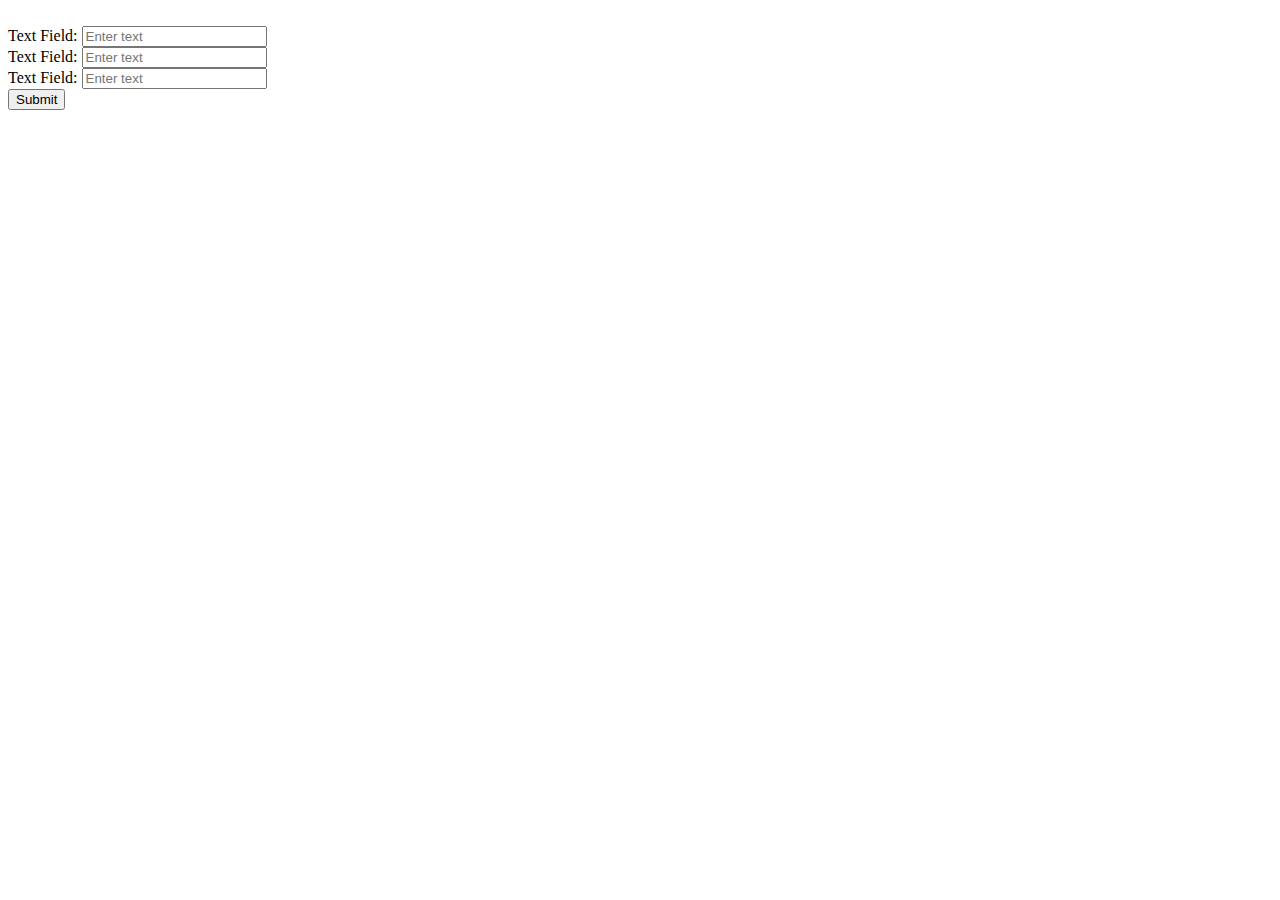
<file: templates/form-template.html>
<!DOCTYPE html>
<html lang="en">

<body>
    <!-- Main Section -->
    <main class="formPage my-xl">
        <div class="content-box">
            <div class="formWrapper">
                <a class="backButton" href="#"><i class="im im-angle-left"></i></a>
                <br>

                <form class="form" method="POST">
                    <!-- Input:Text -->
                    <div class="form__field">
                        <label for="formInput#text">Text Field: </label>
                        <input class="input input--text" id="formInput#text" type="text" name="text"
                            placeholder="Enter text" />
                    </div>

                    <!-- Input:Text -->
                    <div class="form__field">
                        <label for="formInput#text">Text Field: </label>
                        <input class="input input--text" id="formInput#text" type="text" name="text"
                            placeholder="Enter text" />
                    </div>

                    <!-- Input:Text -->
                    <div class="form__field">
                        <label for="formInput#text">Text Field: </label>
                        <input class="input input--text" id="formInput#text" type="text" name="text"
                            placeholder="Enter text" />
                    </div>
                    <input class="btn btn--sub btn--lg  my-md" type="submit" value="Submit" />
                </form>
            </div>
        </div>
    </main>
</body>

</html>
</file>
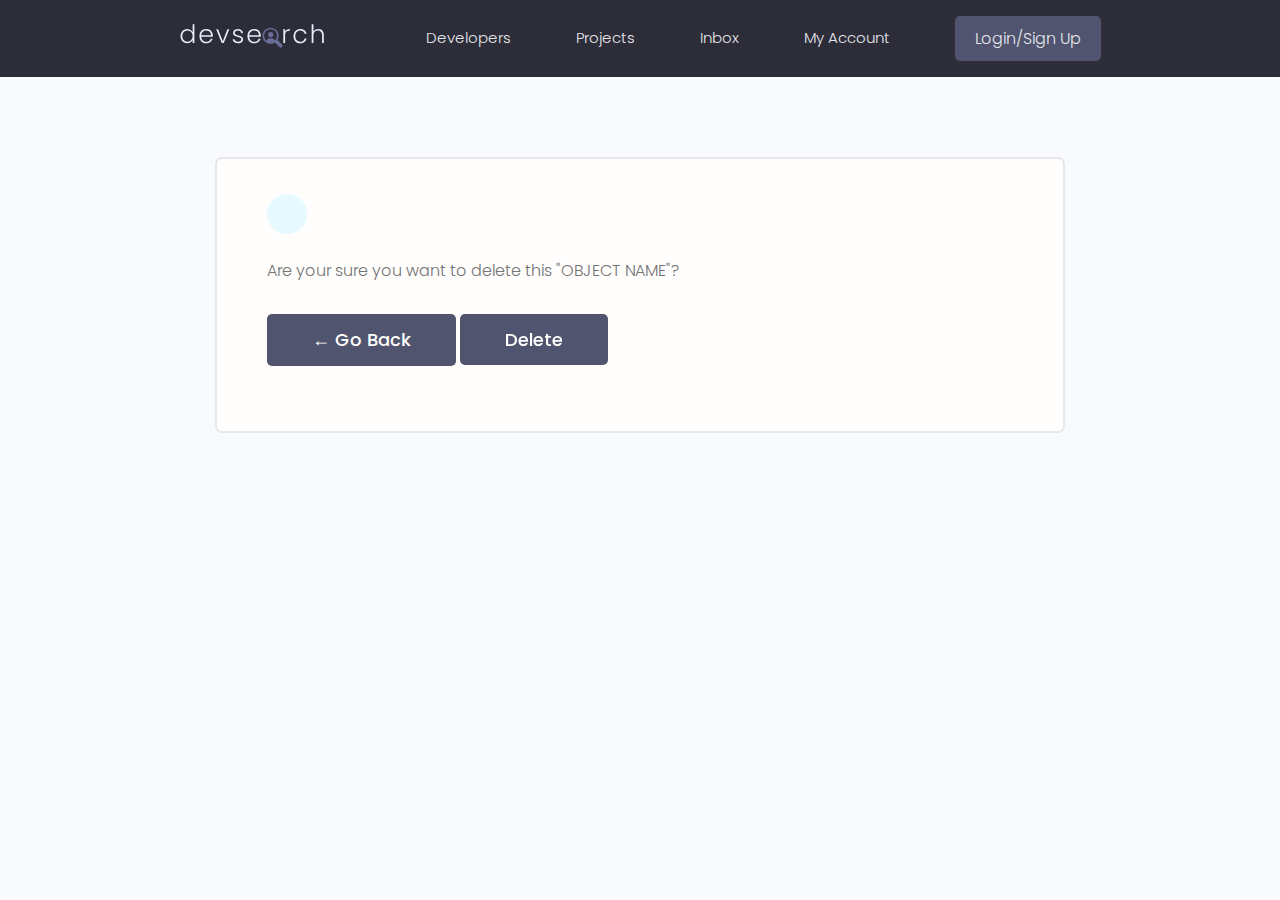
<file: resources/DevSearch-Theme/delete.html>
<!DOCTYPE html>
<html lang="en">

<head>
    <meta charset="UTF-8" />
    <meta http-equiv="X-UA-Compatible" content="IE=edge" />
    <meta name="viewport" content="width=device-width, initial-scale=1.0" />

    <!-- Favicon -->
    <link rel="shortcut icon" href="images/favicon.ico" type="image/x-icon" />
    <!-- Icon - IconMonster -->
    <link rel="stylesheet" href="https://cdn.iconmonstr.com/1.3.0/css/iconmonstr-iconic-font.min.css" />
    <!-- Mumble UI -->
    <link rel="stylesheet" href="uikit/styles/uikit.css" />
    <!-- Dev Search UI -->
    <link rel="stylesheet" href="styles/app.css" />

    <title>DevSearch - Connect with Developers!</title>
</head>

<body>
    <!-- Header Section -->
    <header class="header">
        <div class="container container--narrow">
            <a href="/" class="header__logo">
                <img src="images/logo.svg" alt="DevSearch Logo" />
            </a>
            <nav class="header__nav">
                <input type="checkbox" id="responsive-menu" />
                <label for="responsive-menu" class="toggle-menu">
                    <span>Menu</span>
                    <div class="toggle-menu__lines"></div>
                </label>
                <ul class="header__menu">
                    <li class="header__menuItem"><a href="index.html">Developers</a></li>
                    <li class="header__menuItem"><a href="projects.html">Projects</a></li>
                    <li class="header__menuItem"><a href="inbox.html">Inbox</a></li>
                    <li class="header__menuItem"><a href="account.html">My Account</a></li>
                    <li class="header__menuItem"><a href="login.html" class="btn btn--sub">Login/Sign Up</a></li>
                </ul>
            </nav>
        </div>
    </header>

    <!-- Main Section -->
    <main class="formPage my-xl">
        <div class="content-box">
            <div class="formWrapper">
                <a class="backButton" href="#"><i class="im im-angle-left"></i></a>
                <br>

                <form class="form" method="POST">
                    <p>Are your sure you want to delete this "OBJECT NAME"?</p>
                    <a class="btn btn--sub btn--lg  my-md" href="#">&#x2190 Go Back</a>
                    <input class="btn btn--sub btn--lg  my-md" type="submit" value="Delete" />
                </form>
            </div>
        </div>
    </main>
</body>

</html>
</file>
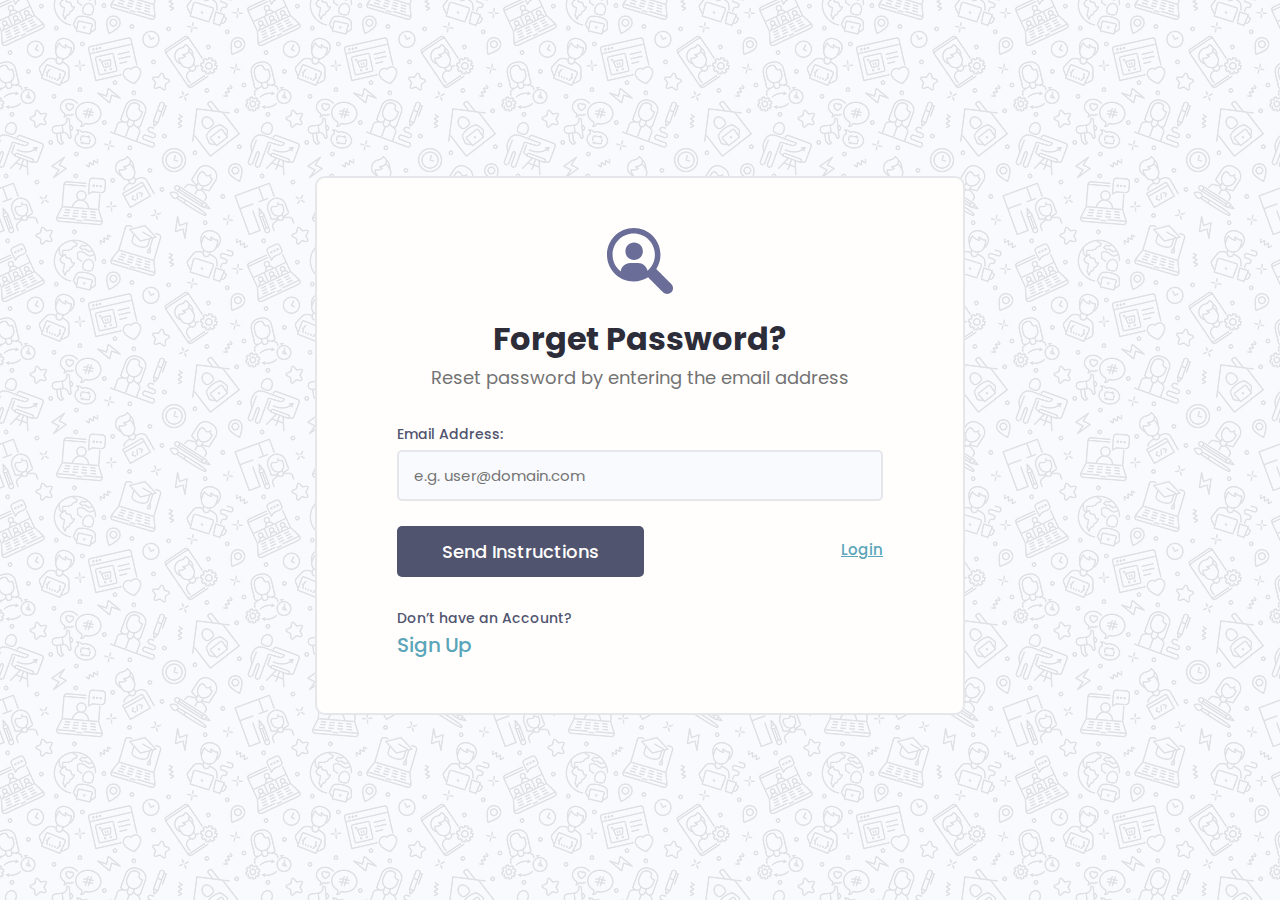
<file: resources/DevSearch-Theme/forgetpassword.html>
<!DOCTYPE html>
<html lang="en">
  <head>
    <meta charset="UTF-8" />
    <meta http-equiv="X-UA-Compatible" content="IE=edge" />
    <meta name="viewport" content="width=device-width, initial-scale=1.0" />

    <!-- Favicon -->
    <link rel="shortcut icon" href="images/favicon.ico" type="image/x-icon" />
    <!-- Icon - IconMonster -->
    <link rel="stylesheet" href="https://cdn.iconmonstr.com/1.3.0/css/iconmonstr-iconic-font.min.css" />
    <!-- Mumble UI -->
    <link rel="stylesheet" href="uikit/styles/uikit.css" />
    <!-- Dev Search UI -->
    <link rel="stylesheet" href="styles/app.css" />

    <title>DevSearch - Connect with Developers!</title>
  </head>

  <body>
    <div class="auth">
      <div class="card">
        <div class="auth__header text-center">
          <a href="/">
            <img src="images/icon.svg" alt="icon" />
          </a>
          <h3>Forget Password?</h3>
          <p>Reset password by entering the email address</p>
        </div>

        <form action="#" class="form auth__form">
          <!-- Input:Email -->
          <div class="form__field">
            <label for="formInput#email">Email Address: </label>
            <input
              class="input input--email"
              id="formInput#email"
              type="email"
              name="email"
              placeholder="e.g. user@domain.com"
            />
          </div>

          <div class="auth__actions">
            <input class="btn btn--sub btn--lg" type="submit" value="Send Instructions" />
            <a href="login.html">Login</a>
          </div>
        </form>
        <div class="auth__alternative">
          <p>Don’t have an Account?</p>
          <a href="signup.html">Sign Up</a>
        </div>
      </div>
    </div>
  </body>
</html>
</file>
<file: resources/DevSearch-Theme/styles/app.css>
:root {
  --color-sub: #2d2d39;
}

.btn--sub {
  background-color: var(--color-sub-light);
}

.card {
  border: 2px solid var(--color-light);
}

img {
  width: 100%;
}

.tag > i.im {
  font-size: 1.5rem;
  margin-right: 0.5rem;
}

.content-box {
  width: 95%;
  max-width: 85rem;
  margin: 0 auto;
}

/*=======================
  Header Section
========================*/
.header {
  position: sticky;
  z-index: 111;
  background-color: var(--color-sub);
  padding: 1.5rem 0;
}

.header > .container {
  display: flex;
  justify-content: space-between;
  align-items: center;
}

.header__logo > img {
  height: 3.8rem;
}

.header__nav > ul {
  display: inline-flex;
  align-items: center;
  list-style: none;
  gap: 6.5rem;
}

.header__menuItem > a {
  color: var(--color-light);
  font-weight: 300;
}

.toggle-menu > span {
  display: none;
}

.header__nav input[type='checkbox'] {
  display: none;
}

.header__nav input[type='checkbox']:checked ~ .header__menu {
  opacity: 1;
  pointer-events: all;
}

.project--thumbnail {
  height: 250px;
  object-fit: cover;
}

@media screen and (max-width: 800px) {
  .header__logo {
    position: relative;
    z-index: 999;
  }
  .toggle-menu {
    position: relative;
  }

  .toggle-menu > span {
    display: block;
    position: fixed;
    top: 1.5rem;
    right: 2.75rem;
    cursor: pointer;
    padding: 1rem;
    background: var(--color-sub-light);
    z-index: 999;
    font-size: 0;
    width: 5rem;
    height: 5rem;
    border-radius: 50%;
  }

  .toggle-menu__lines,
  .toggle-menu__lines::before,
  .toggle-menu__lines::after {
    pointer-events: none;
    content: '';
    display: block;
    height: 2px;
    width: 2.5rem;
    position: fixed;
    top: 4rem;
    right: 4rem;
    z-index: 999;
    background: var(--color-light);
    transition: all 0.3s ease-in-out;
  }

  .toggle-menu__lines::before {
    top: 3.4rem;
    transform-origin: 0 0;
  }
  .toggle-menu__lines::after {
    top: 4.6rem;
    transform-origin: 0 0;
  }

  .header__nav input[type='checkbox']:checked + .toggle-menu > .toggle-menu__lines::before {
    margin-left: 3px;
    transform: rotate(45deg) scaleX(1.2) translateX(-2px) translateY(-4px);
    visibility: visible;
  }

  .header__nav input[type='checkbox']:checked + .toggle-menu > .toggle-menu__lines {
    visibility: hidden;
  }

  .header__nav input[type='checkbox']:checked + .toggle-menu > .toggle-menu__lines::after {
    transform: rotate(-45deg) scaleX(1.2) translateX(-2px) translateY(3px);
    visibility: visible;
  }

  .header__nav > ul {
    opacity: 0;
    pointer-events: none;
    flex-direction: column;
    justify-content: center;
    position: fixed;
    top: 0;
    left: 0;
    bottom: 0;
    right: 0;
    background: var(--color-sub);
    transition: all 0.5s ease-in-out;
  }

  .header__menuItem a {
    transition: all 0.5s ease-in-out;
    padding: 1rem 3rem;
  }

  .header__menuItem a:hover {
    padding: 1rem 3rem;
    border-radius: 3px;
    background: var(--color-sub-light);
  }
}

/*=======================
  Hero Section
========================*/

.hero-section {
  height: 40vh;
  display: flex;
  align-items: center;
  background-color: var(--color-sub);
}

.hero-section__box {
  margin-bottom: 4rem;
}

.hero-section__box > h2,
.hero-section__box > h2 > span {
  font-size: 4rem;
  color: var(--color-light);
  line-height: 1.3;
  text-transform: uppercase;
}

@media screen and (max-width: 1000px) {
  .hero-section__box > h2,
  .hero-section__box > h2 > span {
    font-size: 3.4rem;
  }
}

@media screen and (max-width: 800px) {
  .hero-section__box > h2,
  .hero-section__box > h2 > span {
    font-size: 3rem;
    line-height: 1.5;
  }
}

@media screen and (max-width: 500px) {
  .hero-section__box > h2,
  .hero-section__box > h2 > span {
    font-size: 2.4rem;
    line-height: 1.5;
  }
}

@media screen and (max-width: 400px) {
  .hero-section__box > h2,
  .hero-section__box > h2 > span {
    font-size: 2rem;
  }
}

.hero-section__box > h2 {
  font-weight: 300;
}

.hero-section__box > h2 > span {
  font-weight: 700;
}

.hero-section__search > .form {
  display: flex;
  align-items: center;
  justify-content: center;
  gap: 2rem;
}

.hero-section__search > .form label {
  position: absolute;
  left: -9999px;
}

.hero-section__search > .form input.input--text {
  width: 50rem;
}

@media screen and (max-width: 700px) {
  .hero-section__search > .form {
    display: flex;
    flex-direction: column;
    gap: 0;
    align-items: stretch;
  }

  .hero-section__search > .form input.input--text,
  .hero-section__search > .form input {
    min-width: 100%;
    width: 100%;
  }
}

/*=======================
  Developers
========================*/

.devlist {
  margin-top: 8rem;
}

.devlist .grid {
  align-items: stretch;
}

.devlist .dev .dev__profile {
  display: flex;
  align-items: center;
  gap: 1.5rem;
}

.devlist .dev .dev__meta h3 {
  color: var(--color-sub);
  font-size: 2rem;
  font-weight: 700;
}

.devlist .dev .dev__meta h5 {
  color: var(--color-text);
  font-size: 1.4rem;
  font-weight: 500;
}

.devlist .dev .dev__info {
  margin: 1.5rem 0;
  font-size: 1.35rem;
  line-height: 1.4;
  text-align: justify;
}

/*=======================
  Pagination
========================*/
.pagination {
  margin-top: 8rem;
  margin-bottom: 10rem;
}

.pagination > ul {
  flex-wrap: wrap;
  list-style: none;
  display: flex;
  align-items: center;
  justify-content: center;
  gap: 1rem;
}

.pagination .btn {
  color: var(--color-sub);
}

.pagination .btn.btn--sub {
  color: var(--color-light);
}

/*=======================
  Profile
========================*/

.profile .card > .dev {
  padding: 4rem;
}

.dev__avatar {
  display: block;
  margin: auto;
}

.dev__name {
  color: var(--color-sub);
  font-size: 2.8rem;
  font-weight: 700;
  margin-top: 1rem;
  margin-bottom: 0.5rem;
}

.dev__title {
  font-size: 1.6rem;
  font-weight: 500;
  line-height: 1.3;
}

.dev__location {
  margin-top: 1rem;
}

.dev__social {
  margin: 3rem 0;
  list-style: none;
  display: flex;
  justify-content: center;
  gap: 1.5rem;
}

.devInfo {
  margin-bottom: 3rem;
}

.devInfo__title,
.devInfo__subtitle {
  font-size: 2.6rem;
  color: var(--color-sub);
  text-transform: uppercase;
  font-weight: 700;
  margin-bottom: 1.5rem;
}

.devInfo__subtitle {
  font-size: 2rem;
  color: var(--color-sub-light);
}

.devInfo__about,
.devSkill__info {
  font-size: 1.45rem;
  line-height: 1.7;
  text-align: justify;
}

.devSkill {
  margin-bottom: 3rem;
}

.devSkill__title {
  font-size: 1.65rem;
  font-weight: 500;
  color: var(--color-sub-light);
}

@media screen and (min-width: 700px) {
  .devSkill {
    display: flex;
    justify-content: space-between;
    gap: 3rem;
  }

  .devSkill__info {
    flex-basis: 80%;
  }
}

/*=======================
  Single Projects
========================*/

.singleProject .column--1of3 {
  order: 2;
}

@media screen and (min-width: 1081px) {
  .singleProject .column--1of3 {
    order: 1;
  }
  .singleProject .column--2of3 {
    order: 2;
  }
}

.singleProject__toolStack {
  margin-top: 2rem;
  margin-bottom: 4rem;
}

.singleProject__liveLink {
  font-weight: 500;
  transition: all 0.3s ease-in-out;
  border-bottom: 2px solid transparent;
}

.singleProject__liveLink:hover {
  font-weight: 500;
  border-bottom: 2px solid var(--color-main);
}

.singleProject__liveLink i {
  display: inline-block;
  font-size: 1.6rem;
  margin-right: 1rem;
}

.singleProject__preview {
  height: 50vh;
  object-fit: cover;
  object-position: top center;
  margin-bottom: 3rem;
  border-radius: 0.7rem;
}

.singleProject__developer {
  font-size: 1.8rem;
  font-weight: 500;
}

.singleProject__title {
  font-size: 3.6rem;
  font-weight: 700;
  color: var(--color-sub);
  margin-bottom: 3rem;
}

.project__author{
  font-size: 1.4rem;
  font-style: italic;
}

.project--rating{
  margin-bottom: 1.6em;
  margin-top: .5em;
}

.singleProject__subtitle {
  text-transform: uppercase;
  font-size: 2.4rem;
  font-weight: 700;
  color: var(--color-sub-light);
  margin-bottom: 1rem;
}

/*=======================
  Projects Page
========================*/
.projects > .hero-section {
  background: var(--color-sub-lighter);
  height: 30vh;
}

.projects .hero-section__box {
  margin-bottom: 2.5rem;
}

.projects .hero-section__box > h2 {
  color: var(--color-sub);
}

.projects .hero-section__box > h2 > span {
  font-weight: 700;
  color: var(--color-sub);
}

.projectsList {
  margin-top: 8rem;
}

/*========== Projects ==========*/

.project__thumbnail {
  height: 25rem;
  object-fit: cover;
  object-position: top center;
}

.project__title {
  font-size: 2rem;
  font-weight: 700;
  color: var(--color-sub);
}

.project__info {
  margin: 1rem 0;
  font-size: 1.4rem;
  text-align: justify;
}

/*========== Comments ==========*/

.comments {
  margin-top: 4rem;
  padding-top: 3rem;
  border-top: 2px solid var(--color-light);
}

.comments .form label {
  position: absolute;
  margin: -9999px;
}

.commentList {
  margin: 3rem 0;
}

.comment {
  display: flex;
  gap: 2rem;
}

.comment:not(:last-child) {
  margin-bottom: 3rem;
}

.comment__author {
  font-size: 1.8rem;
}

.comment__info {
  font-size: 1.45rem;
}

/*=======================
  Account Settings
========================*/

.settingsPage .dev > .settings__btn {
  display: inline-block;
  margin-bottom: 3rem;
}

.settings {
  display: flex;
  justify-content: space-between;
  align-items: center;
}

.settings__title {
  font-size: 2.4rem;
  text-transform: uppercase;
  font-weight: 700;
  color: var(--color-sub);
}

.settings__table {
  margin-top: 3rem;
  margin-bottom: 5rem;
  padding: 0 3rem;
  background: var(--color-white);
}

.settings__table tr {
  width: 100%;
}

.settings__table tr > td {
  padding: 2rem 0;
}

.settings__table tr:not(:last-child) td {
  border-bottom: 2px solid var(--color-white-light);
}

.settings__thumbnail {
  width: 23%;
  min-width: 10rem;
}

.settings__thumbnail img {
  padding-right: 3rem;
  height: 15rem;
  object-fit: contain;
}

.settings__tableInfo{
  width: 100%;
}

.settings__tableInfo h4,
.settings__tableInfo a {
  padding-right: 1rem;
  width: auto;
  font-size: 1.6rem;
  font-weight: 500;
  color: var(--color-sub);
}

.settings__tableInfo p {
  font-size: 1.4rem;
}

.settings__tableActions {
  text-align: right;
}

/*=======================
  Login/SignUp
========================*/

.auth {
  width: 100%;
  position: relative;
  z-index: 1;
  background: transparent;
  height: 99vh;
  display: flex;
  justify-content: center;
  align-items: center;
}

.auth::after {
  z-index: -1;
  opacity: 0.1;
  content: '';
  display: block;
  position: fixed;
  top: 0;
  left: 0;
  bottom: 0;
  right: 0;
  background: url(../images/pattern.jpg);
}

.auth > .card {
  padding: 3rem 4rem;
  width: 95%;
  max-width: 65rem;
}

@media screen and (min-width: 650px) {
  .auth > .card {
    padding: 5rem 8rem;
    width: 95%;
    max-width: 65rem;
  }
}

.auth__header h3 {
  color: var(--color-sub);
  font-weight: 700;
  margin-top: 1rem;
}

.auth__header p {
  font-weight: 400;
  font-size: 1.8rem;
  margin-bottom: 2rem;
}

.auth__form {
  margin: 3rem 0;
}

.auth .auth__form label,
.auth .auth__alternative p {
  font-size: 1.4rem;
  font-weight: 500;
  color: var(--color-sub-light);
}

.auth .auth__actions {
  display: flex;
  justify-content: space-between;
  align-items: center;
  margin: 2.5rem 0;
}
.auth .auth__actions a {
  text-decoration: underline;
}

.auth .auth__alternative a {
  font-size: 2rem;
  font-weight: 500;
}

/*=======================
  Inbox
========================*/

.inbox {
  height: 90vh;
}

.inbox__title,
.inbox__title span {
  font-size: 2.4rem;
  font-weight: 700;
  color: var(--color-sub);
  text-transform: uppercase;
  text-align: left;
  margin-bottom: 3rem;
}

.inbox__title span {
  color: var(--color-main);
}

.messages {
  list-style: none;
  background: var(--color-white);
  padding: 0.5rem 3rem;
  border: 2px solid var(--color-light);
  border-radius: 0.7rem;
}

.message {
  padding: 2.5rem 0;
}

.message > a span {
  font-size: 1.45rem;
  font-weight: 500;
}

.message.message--unread a span {
  font-weight: 700;
  color: var(--color-sub);
}

.message:not(:last-child) {
  border-bottom: 2px solid var(--color-white-light);
}

.message > a {
  display: flex;
  gap: 1rem;
}

.message__author,
.message__date {
  flex-basis: 25%;
}

.message__subject {
  flex-basis: 50%;
}

.message__date {
  text-align: right;
}

/*=======================
  Single Message
========================*/

.messagePage .message {
  list-style: none;
  background: var(--color-white);
  padding: 3.5rem 5rem;
  border: 2px solid var(--color-light);
  border-radius: 0.7rem;
}

.messagePage .message__subject {
  font-size: 2.8rem;
  color: var(--color-sub);
  margin-bottom: 1rem;
  margin-top: 2rem;
}

.messagePage .message__author {
  font-size: 1.8rem;
  font-weight: 500;
}

.messagePage .message__date {
  font-size: 1.4rem;
  font-weight: 400;
  text-align: left;
  margin-bottom: 3rem;
}

.backButton {
  background: var(--color-main-light);
  color: var(--color-main);
  width: 4rem;
  height: 4rem;
  display: flex;
  align-items: center;
  justify-content: center;
  border-radius: 50%;
}

.backButton i {
  font-size: 1.8rem;
}


/*=======================
  Form Page
========================*/

.formPage .formWrapper {
  list-style: none;
  background: var(--color-white);
  padding: 3.5rem 5rem;
  border: 2px solid var(--color-light);
  border-radius: 0.7rem;
}

.formPage .formWrapper__subject {
  font-size: 2.8rem;
  color: var(--color-sub);
  margin-bottom: 1rem;
  margin-top: 2rem;
}
</file>
